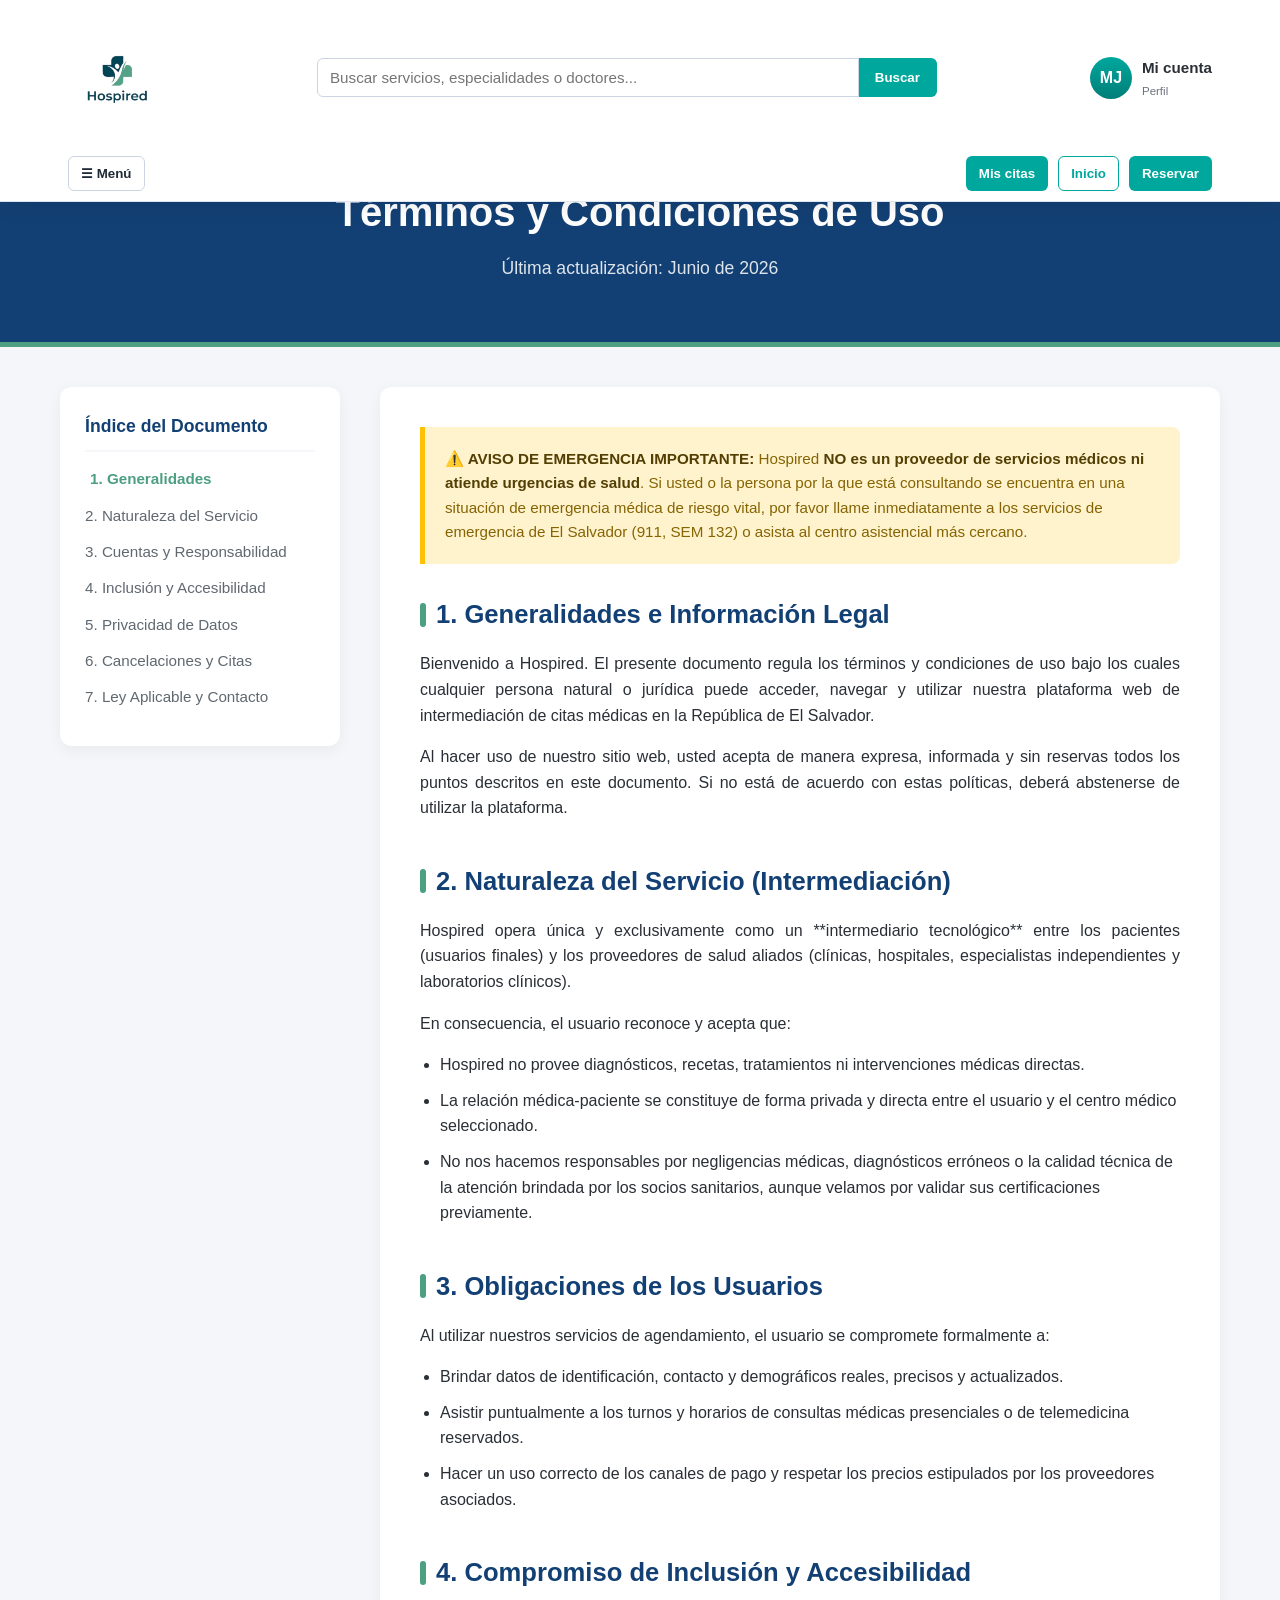
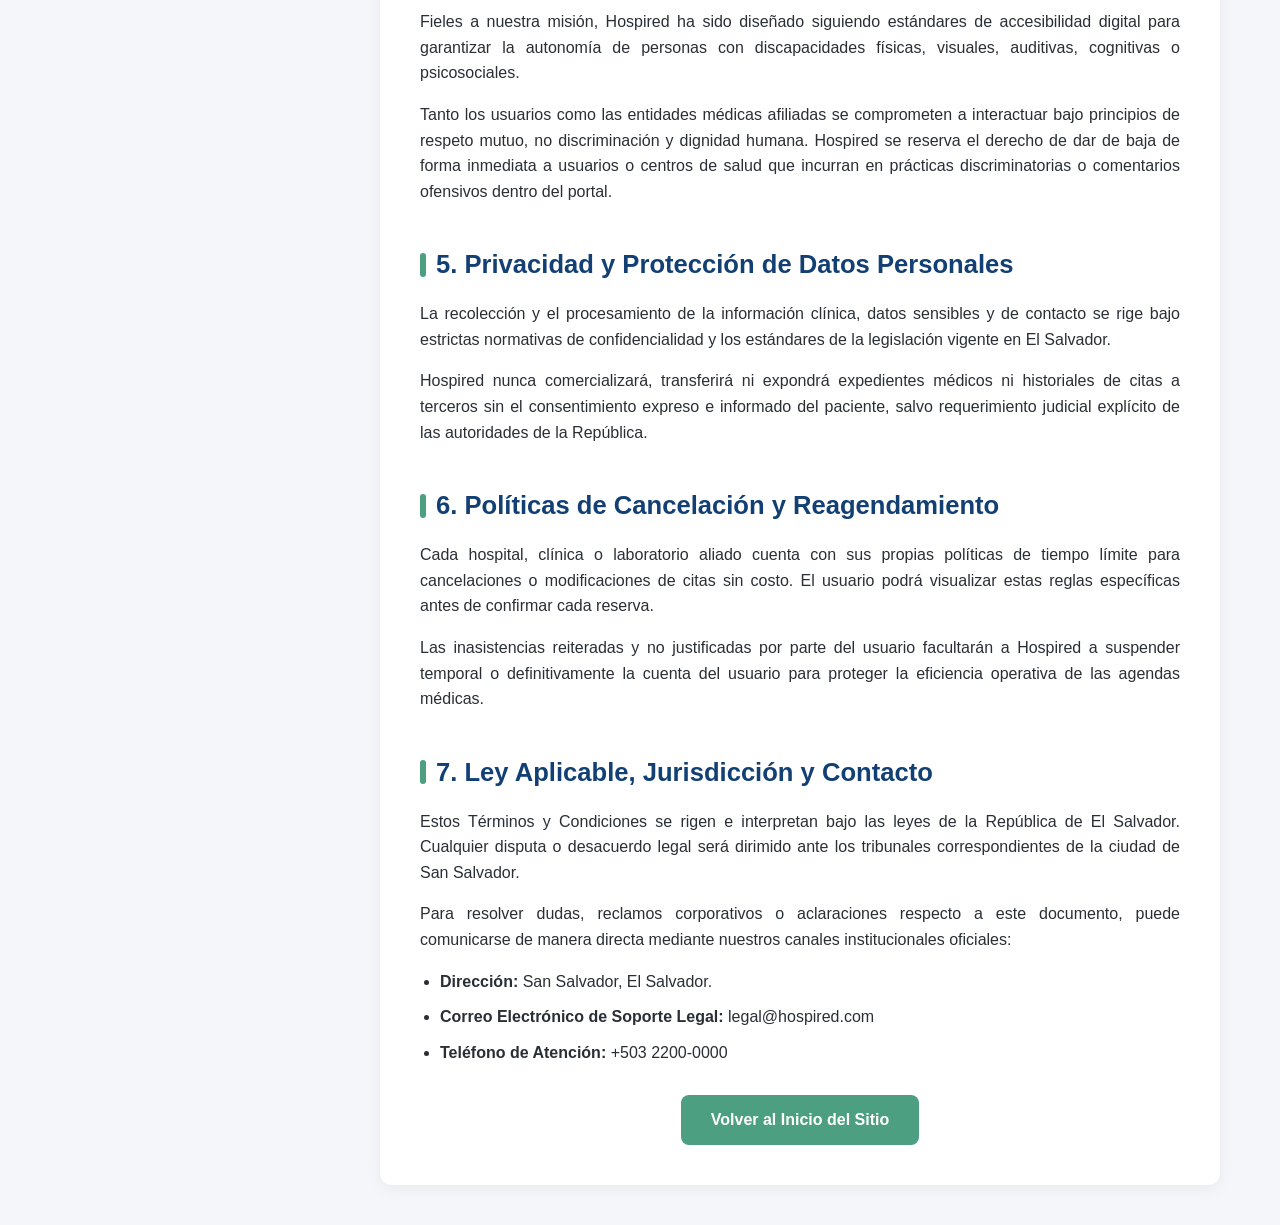
<file: terminos-condiciones.html>
<!DOCTYPE html>
<html lang="es">
<head>
  <meta charset="UTF-8">
  <meta name="viewport" content="width=device-width, initial-scale=1.0">
  <title>Términos y Condiciones - Hospired</title>
  <style>
    /* VARIABLES DE DISEÑO (Paleta Oficial Hospired) */
    :root {
      --hospired-blue-dark: #134074;   /* Azul Oscuro */
      --hospired-teal: #4C9F80;        /* Verde/Teca */
      --hospired-blue-light: #3D93C3;  /* Azul Claro */
      --hospired-white: #FFFFFF;       /* Blanco */
      --hospired-grey-light: #F4F6F9;  /* Gris Claro de Fondo */
      --text-dark: #2A2F35;            /* Texto Principal */
      --text-muted: #606870;           /* Texto Secundario */
    }

    /* ESTILOS GENERALES */
    body {
      font-family: Arial, sans-serif;
      color: var(--text-dark);
      background-color: var(--hospired-grey-light);
      margin: 0;
      padding: 0;
      padding-top:120px;
      line-height: 1.6;
    }

    /* ENCABEZADO DE LA PÁGINA */
    .terms-hero {
      background-color: var(--hospired-blue-dark);
      color: var(--hospired-white);
      padding: 60px 20px;
      text-align: center;
      border-bottom: 5px solid var(--hospired-teal);
    }

    .terms-hero h1 {
      margin: 0;
      font-size: 2.5rem;
      font-weight: bold;
    }

    .terms-hero p {
      margin: 10px 0 0 0;
      font-size: 1.1rem;
      color: var(--hospired-grey-light);
      opacity: 0.9;
    }

    /* ESTRUCTURA PRINCIPAL (LAYOUT DOS COLUMNAS) */
    .terms-container {
      max-width: 1200px;
      margin: 40px auto;
      padding: 0 20px;
      display: grid;
      grid-template-columns: 280px 1fr;
      gap: 40px;
      align-items: start;
    }

    /* ÍNDICE INTERACTIVO LATERAL (STICKY) */
    .terms-sidebar {
      background-color: var(--hospired-white);
      padding: 25px;
      border-radius: 12px;
      box-shadow: 0 4px 15px rgba(0,0,0,0.05);
      position: sticky;
      top: 20px;
    }

    .terms-sidebar h3 {
      margin-top: 0;
      color: var(--hospired-blue-dark);
      font-size: 1.1rem;
      border-bottom: 2px solid var(--hospired-grey-light);
      padding-bottom: 10px;
      margin-bottom: 15px;
    }

    .terms-nav {
      list-style: none;
      padding: 0;
      margin: 0;
    }

    .terms-nav li {
      margin-bottom: 12px;
    }

    .terms-nav a {
      color: var(--text-muted);
      text-decoration: none;
      font-size: 0.95rem;
      display: block;
      transition: all 0.2s ease;
      padding-left: 0;
    }

    .terms-nav a:hover, .terms-nav a.active {
      color: var(--hospired-teal);
      font-weight: bold;
      padding-left: 5px;
    }

    /* CUERPO DEL CONTENIDO LEGAL */
    .terms-content {
      background-color: var(--hospired-white);
      padding: 40px;
      border-radius: 12px;
      box-shadow: 0 4px 15px rgba(0,0,0,0.05);
    }

    .terms-section {
      margin-bottom: 40px;
      scroll-margin-top: 30px; /* Margen para el anclaje del menú sticky */
    }

    .terms-section:last-child {
      margin-bottom: 0;
    }

    .terms-section h2 {
      color: var(--hospired-blue-dark);
      font-size: 1.6rem;
      margin-top: 0;
      margin-bottom: 15px;
      display: flex;
      align-items: center;
      gap: 10px;
    }

    .terms-section h2::before {
      content: "";
      display: inline-block;
      width: 6px;
      height: 24px;
      background-color: var(--hospired-teal);
      border-radius: 3px;
    }

    .terms-content p {
      margin-bottom: 15px;
      color: var(--text-dark);
      text-align: justify;
    }

    .terms-content ul {
      padding-left: 20px;
      margin-bottom: 20px;
    }

    .terms-content li {
      margin-bottom: 10px;
    }

    /* BLOQUE DE ALERTA INTERACTIVO (IMPORTANTE) */
    .legal-alert {
      background-color: #FFF3CD;
      border-left: 5px solid #FFC107;
      color: #856404;
      padding: 20px;
      border-radius: 0 8px 8px 0;
      margin-bottom: 30px;
      font-size: 0.95rem;
    }

    .legal-alert strong {
      color: #533f03;
    }

    /* BOTÓN VOLVER AL INICIO */
    .btn-back-container {
      margin-top: 30px;
      text-align: center;
    }

    .btn-back {
      display: inline-block;
      background-color: var(--hospired-teal);
      color: var(--hospired-white);
      text-decoration: none;
      padding: 12px 30px;
      font-weight: bold;
      border-radius: 8px;
      transition: background-color 0.3s;
    }

    .btn-back:hover {
      background-color: #3b8468;
    }

    /* DISEÑO RESPONSIVO */
    @media (max-width: 992px) {
      .terms-container {
        grid-template-columns: 1fr;
        margin: 20px auto;
      }
      .terms-sidebar {
        position: relative;
        top: 0;
      }
      .terms-nav {
        display: grid;
        grid-template-columns: repeat(auto-fill, minmax(200px, 1fr));
        gap: 10px;
      }
      .terms-nav li { margin-bottom: 0; }
      .terms-content { padding: 25px; }
    }
    

      :root {
            --color-primary:  #00A79D; 
            --color-primary-dark:  #007F78; 
            --color-border: #dfe5ef;
            --color-surface: #ffffff;
            --color-text: #1f2937;
            --color-muted: #6b7280;
            --shadow: 0 6px 18px rgba(15, 23, 42, 0.08);
        }

        * { box-sizing: border-box; }

        /* Inicio del diseño del menu */

        .site-header {
            background: var(--color-surface);
            border-bottom: 1px solid var(--color-border);
            box-shadow: var(--shadow);
            min-height: 88px;
            position: fixed;
            top: 0;
            left: 0;
            right: 0;
            z-index: 1000;
        }

        .menu-shell {
            max-width: 1180px;
            margin: 0 auto;
            padding: 10px 18px;
            display: flex;
            flex-direction: column;
            gap: 10px;
        }

        .top-row {
            display: grid;
            grid-template-columns: auto minmax(240px, 1fr) auto;
            align-items: center;
            gap: 16px;
        }

        .brand {
            display: inline-flex;
            align-items: center;
            text-decoration: none;
        }

        .brand img {
            display: block;
            width: 96px;
            height: auto;
            object-fit: contain;
        }

        .search-wrap {
            display: flex;
            justify-self: center;
            width: 100%;
            max-width: 620px;
            min-width: 0;
        }

        .search-form {
            display: flex;
            width: 100%;
            min-width: 0;
        }

        .search-form input[type="search"] {
            flex: 1 1 auto;
            min-width: 0;
            padding: 10px 12px;
            border: 1px solid #cbd5e1;
            border-radius: 6px 0 0 6px;
            font-size: 0.95rem;
            color: var(--color-text);
        }

        .search-form button {
            padding: 10px 16px;
            border: 1px solid #00A79D;
            border-left: none;
            border-radius: 0 6px 6px 0;
            background: #00A79D;
            color: #fff;
            cursor: pointer;
            font-weight: 700;
            white-space: nowrap;
        }

        .search-form button:hover {
            background: #007F78;
        }

        .profile {
            display: flex;
            align-items: center;
            gap: 10px;
            justify-self: end;
            white-space: nowrap;
        }

        .avatar {
            width: 42px;
            height: 42px;
            border-radius: 50%;
            display: flex;
            align-items: center;
            justify-content: center;
            font-weight: 700;
            color: #fff;
            background: linear-gradient(180deg, #00A79D, #007F78);
            flex-shrink: 0;
        }

        .account {
            display: flex;
            flex-direction: column;
            align-items: flex-start;
            gap: 2px;
        }

        .account .name {
            font-weight: 700;
            font-size: 0.95rem;
        }

        .account .hint {
            font-size: 0.72rem;
            color: #6b7280;
        }

        .secondary-row {
            display: flex;
            justify-content: space-between;
            align-items: center;
            gap: 12px;
        }

        .hamburger {
            position: relative;
        }

        .hamburger-button {
            display: inline-flex;
            align-items: center;
            gap: 8px;
            padding: 9px 12px;
            border-radius: 6px;
            border: 1px solid #cbd5e1;
            background: #fff;
            color: #1f2937;
            cursor: pointer;
            font-weight: 700;
        }

        .menu-panel {
            display: none;
            position: absolute;
            top: calc(100% + 8px);
            left: 0;
            min-width: 220px;
            flex-direction: column;
            background: #fff;
            border: 1px solid #dfe5ef;
            border-radius: 8px;
            box-shadow: 0 6px 18px rgba(15, 23, 42, 0.08);
            z-index: 1000;
            overflow: hidden;
        }

        .menu-panel.show {
            display: flex;
        }

        .menu-item {
            padding: 10px 12px;
            text-decoration: none;
            color: #1f2937;
            border-bottom: 1px solid #f1f5f9;
            font-size: 0.92rem;
        }

        .menu-item:last-child {
            border-bottom: none;
        }

        .menu-item:hover {
            background: #f8fafc;
        }

        .actions {
            display: flex;
            align-items: center;
            gap: 10px;
            flex-wrap: wrap;
            justify-content: flex-end;
        }

        .btn {
            padding: 9px 12px;
            border-radius: 6px;
            border: 1px solid transparent;
            background: #00A79D;
            color: #fff;
            font-weight: 700;
            cursor: pointer;
        }

        .btn.ghost {
            background: transparent;
            color: #00A79D;
            border-color: #00A79D;
        }

        .btn:hover {
            background: #007F78;
        }

        .btn.ghost:hover {
            background: #00A79D;
            color: #fff;
        }

        /* SECCION RESPONSIVE */
        @media (max-width: 768px) {
            .top-row {
                grid-template-columns: auto 1fr;
            }

            .search-wrap {
                grid-column: 1 / span 2;
                justify-self: stretch;
                order: 3;
            }

            .profile {
                justify-self: end;
            }

            .secondary-row {
                align-items: flex-start;
                flex-direction: column;
            }

            .actions {
                width: 100%;
            }
        }
  </style>
</head>
<body>

    <header class="site-header">
    <div class="menu-shell">

        <nav class="top-row">

            <a class="brand" href="#">
                <img src="Hospired.logo.png" alt="Logo Hospired">
            </a>

            <div class="search-wrap">
                <form class="search-form">
                    <input type="search" placeholder="Buscar servicios, especialidades o doctores...">
                    <button type="submit">Buscar</button>
                </form>
            </div>

            <div class="profile">
                <div class="avatar">MJ</div>

                <div class="account">
                    <span class="name">Mi cuenta</span>
                    <span class="hint">Perfil</span>
                </div>
            </div>

        </nav>

        <div class="secondary-row">

            <div class="hamburger">

                <button id="hamburgerBtn"
                        class="hamburger-button"
                        type="button">
                    ☰ Menú
                </button>

                <div id="hamburgerMenu" class="menu-panel">
                    <a class="menu-item" href="#">Laboratorios</a>
                    <a class="menu-item" href="#">Clínicas</a>
                    <a class="menu-item" href="#">Notificaciones</a>
                    <a class="menu-item" href="#">Soporte y ayuda</a>
                    <a class="menu-item" href="#">Accesibilidad</a>
                </div>

            </div>

            <div class="actions">
                <button class="btn">Mis citas</button>
                <button class="btn ghost">Inicio</button>
                <button class="btn">Reservar</button>
            </div>

        </div>

    </div>
</header>

  <div class="terms-hero">
    <h1>Términos y Condiciones de Uso</h1>
    <p>Última actualización: Junio de 2026</p>
  </div>

  <main class="terms-container">
    
    <aside class="terms-sidebar">
      <h3>Índice del Documento</h3>
      <ul class="terms-nav">
        <li><a href="#general" class="active" onclick="setActive(this)">1. Generalidades</a></li>
        <li><a href="#servicio" onclick="setActive(this)">2. Naturaleza del Servicio</a></li>
        <li><a href="#usuarios" onclick="setActive(this)">3. Cuentas y Responsabilidad</a></li>
        <li><a href="#inclusion" onclick="setActive(this)">4. Inclusión y Accesibilidad</a></li>
        <li><a href="#privacidad" onclick="setActive(this)">5. Privacidad de Datos</a></li>
        <li><a href="#cancelaciones" onclick="setActive(this)">6. Cancelaciones y Citas</a></li>
        <li><a href="#ley" onclick="setActive(this)">7. Ley Aplicable y Contacto</a></li>
      </ul>
    </aside>

    <section class="terms-content">
      
      <div class="legal-alert">
        <strong>⚠️ AVISO DE EMERGENCIA IMPORTANTE:</strong> Hospired <strong>NO es un proveedor de servicios médicos ni atiende urgencias de salud</strong>. Si usted o la persona por la que está consultando se encuentra en una situación de emergencia médica de riesgo vital, por favor llame inmediatamente a los servicios de emergencia de El Salvador (911, SEM 132) o asista al centro asistencial más cercano.
      </div>

      <div id="general" class="terms-section">
        <h2>1. Generalidades e Información Legal</h2>
        <p>Bienvenido a Hospired. El presente documento regula los términos y condiciones de uso bajo los cuales cualquier persona natural o jurídica puede acceder, navegar y utilizar nuestra plataforma web de intermediación de citas médicas en la República de El Salvador.</p>
        <p>Al hacer uso de nuestro sitio web, usted acepta de manera expresa, informada y sin reservas todos los puntos descritos en este documento. Si no está de acuerdo con estas políticas, deberá abstenerse de utilizar la plataforma.</p>
      </div>

      <div id="servicio" class="terms-section">
        <h2>2. Naturaleza del Servicio (Intermediación)</h2>
        <p>Hospired opera única y exclusivamente como un **intermediario tecnológico** entre los pacientes (usuarios finales) y los proveedores de salud aliados (clínicas, hospitales, especialistas independientes y laboratorios clínicos).</p>
        <p>En consecuencia, el usuario reconoce y acepta que:</p>
        <ul>
          <li>Hospired no provee diagnósticos, recetas, tratamientos ni intervenciones médicas directas.</li>
          <li>La relación médica-paciente se constituye de forma privada y directa entre el usuario y el centro médico seleccionado.</li>
          <li>No nos hacemos responsables por negligencias médicas, diagnósticos erróneos o la calidad técnica de la atención brindada por los socios sanitarios, aunque velamos por validar sus certificaciones previamente.</li>
        </ul>
      </div>

      <div id="usuarios" class="terms-section">
        <h2>3. Obligaciones de los Usuarios</h2>
        <p>Al utilizar nuestros servicios de agendamiento, el usuario se compromete formalmente a:</p>
        <ul>
          <li>Brindar datos de identificación, contacto y demográficos reales, precisos y actualizados.</li>
          <li>Asistir puntualmente a los turnos y horarios de consultas médicas presenciales o de telemedicina reservados.</li>
          <li>Hacer un uso correcto de los canales de pago y respetar los precios estipulados por los proveedores asociados.</li>
        </ul>
      </div>

      <div id="inclusion" class="terms-section">
        <h2>4. Compromiso de Inclusión y Accesibilidad</h2>
        <p>Fieles a nuestra misión, Hospired ha sido diseñado siguiendo estándares de accesibilidad digital para garantizar la autonomía de personas con discapacidades físicas, visuales, auditivas, cognitivas o psicosociales.</p>
        <p>Tanto los usuarios como las entidades médicas afiliadas se comprometen a interactuar bajo principios de respeto mutuo, no discriminación y dignidad humana. Hospired se reserva el derecho de dar de baja de forma inmediata a usuarios o centros de salud que incurran en prácticas discriminatorias o comentarios ofensivos dentro del portal.</p>
      </div>

      <div id="privacidad" class="terms-section">
        <h2>5. Privacidad y Protección de Datos Personales</h2>
        <p>La recolección y el procesamiento de la información clínica, datos sensibles y de contacto se rige bajo estrictas normativas de confidencialidad y los estándares de la legislación vigente en El Salvador.</p>
        <p>Hospired nunca comercializará, transferirá ni expondrá expedientes médicos ni historiales de citas a terceros sin el consentimiento expreso e informado del paciente, salvo requerimiento judicial explícito de las autoridades de la República.</p>
      </div>

      <div id="cancelaciones" class="terms-section">
        <h2>6. Políticas de Cancelación y Reagendamiento</h2>
        <p>Cada hospital, clínica o laboratorio aliado cuenta con sus propias políticas de tiempo límite para cancelaciones o modificaciones de citas sin costo. El usuario podrá visualizar estas reglas específicas antes de confirmar cada reserva.</p>
        <p>Las inasistencias reiteradas y no justificadas por parte del usuario facultarán a Hospired a suspender temporal o definitivamente la cuenta del usuario para proteger la eficiencia operativa de las agendas médicas.</p>
      </div>

      <div id="ley" class="terms-section">
        <h2>7. Ley Aplicable, Jurisdicción y Contacto</h2>
        <p>Estos Términos y Condiciones se rigen e interpretan bajo las leyes de la República de El Salvador. Cualquier disputa o desacuerdo legal será dirimido ante los tribunales correspondientes de la ciudad de San Salvador.</p>
        <p>Para resolver dudas, reclamos corporativos o aclaraciones respecto a este documento, puede comunicarse de manera directa mediante nuestros canales institucionales oficiales:</p>
        <ul>
          <li><strong>Dirección:</strong> San Salvador, El Salvador.</li>
          <li><strong>Correo Electrónico de Soporte Legal:</strong> legal@hospired.com</li>
          <li><strong>Teléfono de Atención:</strong> +503 2200-0000</li>
        </ul>

        <div class="btn-back-container">
          <a href="#" class="btn-back">Volver al Inicio del Sitio</a>
        </div>
      </div>

    </section>
  </main>

  <script>
    function setActive(element) {
      // Remueve la clase activa de todos los enlaces del índice
      const links = document.querySelectorAll('.terms-nav a');
      links.forEach(link => link.classList.remove('active'));
      
      // Agrega la clase activa únicamente al que recibió el clic
      element.classList.add('active');
    }

     const hamburgerBtn = document.getElementById('hamburgerBtn');
        const hamburgerMenu = document.getElementById('hamburgerMenu');
        const readAloudBtn = document.getElementById('readAloudBtn');
        let speechUtterance = null;

        hamburgerBtn.addEventListener('click', () => {
            const expanded = hamburgerBtn.getAttribute('aria-expanded') === 'true';
            hamburgerBtn.setAttribute('aria-expanded', String(!expanded));
            hamburgerMenu.classList.toggle('show');
        });

        document.addEventListener('click', (event) => {
            if (!hamburgerMenu.contains(event.target) && !hamburgerBtn.contains(event.target)) {
                hamburgerMenu.classList.remove('show');
                hamburgerBtn.setAttribute('aria-expanded', 'false');
            }
        });
  </script>

</body>
</html>
</file>
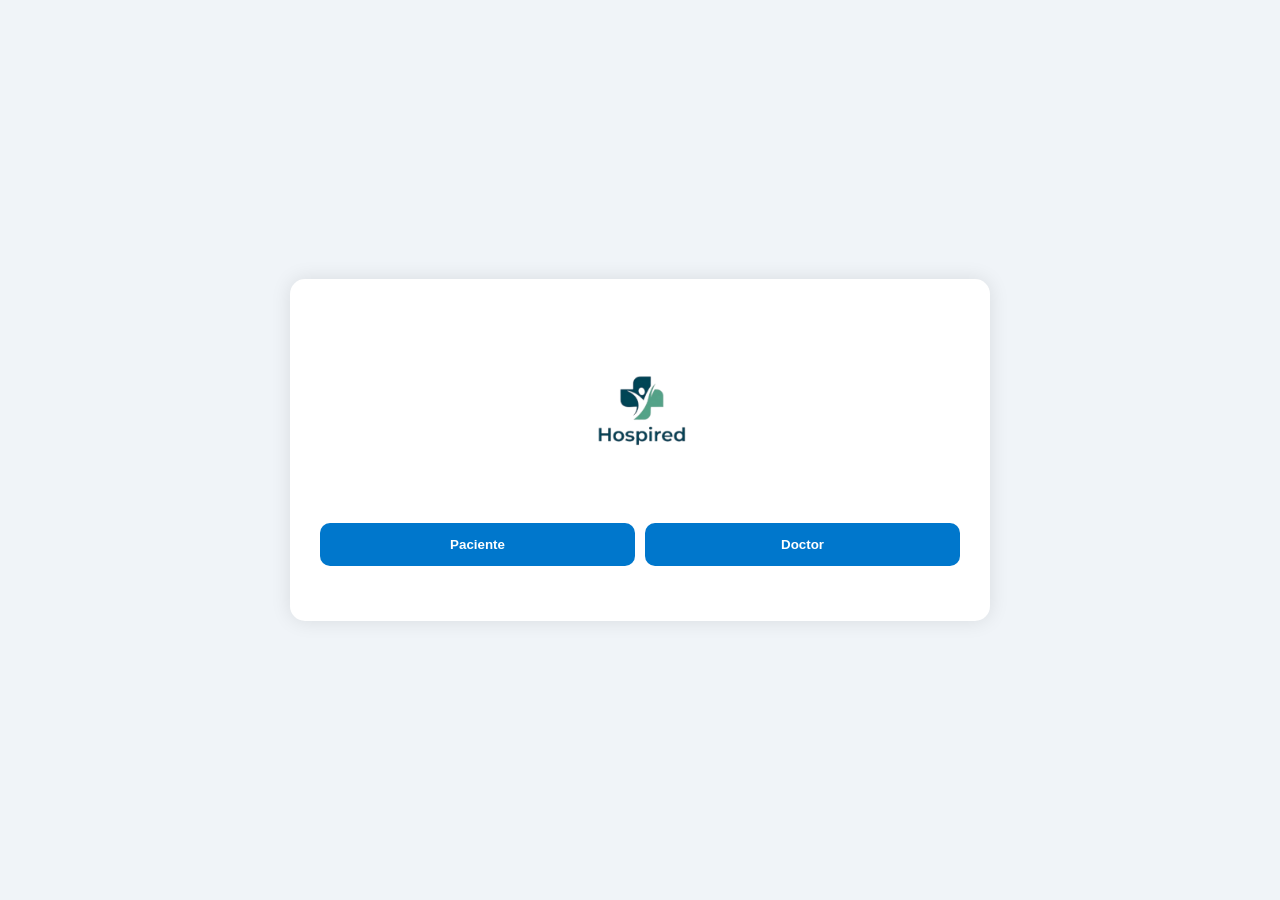
<file: Expo/login.html>
<!DOCTYPE html>
<html lang="es">
<head>
    <meta charset="UTF-8">
    <meta name="viewport" content="width=device-width, initial-scale=1.0">
    <title>Hospired Login</title>
    <link rel="stylesheet" href="style.css">
</head>
<body>

<div class="container">

    <div class="logo-container">
        <img src="Hospired-Expo/Hospired.logo.png" alt="Logo Hospired" class="logo">
    </div>

    <div class="role-selector">
        <button onclick="showForm('patient')">Paciente</button>
        <button onclick="showForm('doctor')">Doctor</button>
    </div>

    <!-- PACIENTE -->
    <form id="patientForm" class="hidden">

        <h2>Ingreso de Paciente</h2>

        <input type="text" placeholder="Nombre completo" required>

        <input type="email" placeholder="Correo electrónico" required>

        <input type="tel" placeholder="Número de teléfono">

        <input type="number" placeholder="Edad" required>

        <select required>
            <option value="">Seleccione género</option>
            <option>Masculino</option>
            <option>Femenino</option>
            <option>Otro</option>
        </select>

        <input type="text" placeholder="Tipo de sangre">

        <textarea placeholder="Alergias conocidas"></textarea>

        <textarea placeholder="Medicamentos actuales"></textarea>

        <textarea placeholder="Síntomas actuales"></textarea>

        <select id="diseaseSelect">
            <option value="">Seleccione enfermedad principal</option>

            <option value="diabetes">Diabetes</option>
            <option value="hipertension">Hipertensión</option>
            <option value="asma">Asma</option>
            <option value="cardiaca">Enfermedad Cardíaca</option>
            <option value="cancer">Cáncer</option>
            <option value="epilepsia">Epilepsia</option>
            <option value="renal">Insuficiencia Renal</option>
            <option value="obesidad">Obesidad</option>
            <option value="covid">Secuelas de COVID-19</option>
            <option value="otra">Otra</option>
        </select>

        <div id="dynamicQuestions"></div>

        <h3>Accesibilidad</h3>

        <select id="disabilitySelect">

            <option value="">
                ¿Tiene alguna discapacidad?
            </option>

            <option value="visual">
                Discapacidad Visual
            </option>

            <option value="auditiva">
                Discapacidad Auditiva
            </option>

            <option value="movilidad">
                Movilidad Reducida
            </option>

            <option value="cognitiva">
                Discapacidad Cognitiva
            </option>

            <option value="ninguna">
                Ninguna
            </option>

        </select>

        <div id="accessibilityNotice"></div>

        <button type="submit">
            Ingresar como Paciente
        </button>

    </form>

    <!-- DOCTOR -->
    <form id="doctorForm" class="hidden">

        <h2>Ingreso de Doctor</h2>

        <input type="text" placeholder="Nombre completo" required>

        <input type="email" placeholder="Correo profesional" required>

        <input type="text" placeholder="Número de licencia" required>

        <input type="text" placeholder="Hospital o Clínica">

        <input type="number" placeholder="Años de experiencia">

        <select id="specialtySelect">

            <option value="">
                Especialidad
            </option>

            <option value="cardiologia">
                Cardiología
            </option>

            <option value="neurologia">
                Neurología
            </option>

            <option value="pediatria">
                Pediatría
            </option>

            <option value="oncologia">
                Oncología
            </option>

            <option value="psiquiatria">
                Psiquiatría
            </option>

            <option value="traumatologia">
                Traumatología
            </option>

            <option value="dermatologia">
                Dermatología
            </option>

            <option value="ginecologia">
                Ginecología
            </option>

        </select>

        <select>
            <option>
                Disponibilidad
            </option>

            <option>
                Tiempo Completo
            </option>

            <option>
                Medio Tiempo
            </option>

            <option>
                Guardias
            </option>
        </select>

        <div id="doctorDynamic"></div>

        <button type="submit">
            Ingresar como Doctor
        </button>

    </form>

</div>

<script src="code.js"></script>

</body>
</html>
</file>
<file: Expo/style.css>
*{
    margin:0;
    padding:0;
    box-sizing:border-box;
}

body{
    font-family:Arial, sans-serif;
    background:#f0f4f8;
    display:flex;
    justify-content:center;
    align-items:center;
    min-height:100vh;
    padding:30px;
}

.container{
    background:white;
    width:100%;
    max-width:700px;
    padding:30px;
    border-radius:15px;
    box-shadow:0 0 20px rgba(0,0,0,.1);
}

h1{
    text-align:center;
    color:#0077cc;
    margin-bottom:10px;
}

.subtitle{
    text-align:center;
    margin-bottom:25px;
    color:#555;
}

.role-selector{
    display:flex;
    gap:10px;
    margin-bottom:25px;
}

.role-selector button{
    flex:1;
    padding:14px;
    border:none;
    background:#0077cc;
    color:white;
    border-radius:10px;
    cursor:pointer;
    font-weight:bold;
}

.role-selector button:hover{
    transform:scale(1.03);
    transition:.3s;
}

form{
    display:flex;
    flex-direction:column;
    gap:15px;
}

input,
select,
textarea{
    padding:12px;
    border-radius:8px;
    border:1px solid #ccc;
    font-size:15px;
}

textarea{
    resize:none;
    min-height:80px;
}

input:focus,
select:focus,
textarea:focus{
    outline:none;
    border-color:#0077cc;
    box-shadow:0 0 8px rgba(0,119,204,.3);
}

button[type="submit"]{
    padding:14px;
    background:#28a745;
    color:white;
    border:none;
    border-radius:10px;
    cursor:pointer;
    font-size:16px;
    font-weight:bold;
}

button[type="submit"]:hover{
    background:#1f8037;
}

.hidden{
    display:none;
}

/* Accesibilidad */

.large-text{
    font-size:22px;
}

.high-contrast{
    background:black;
    color:white;
}

.high-contrast .container{
    background:#1c1c1c;
    color:white;
}

.simple-mode input,
.simple-mode select,
.simple-mode textarea,
.simple-mode button{
    min-height:60px;
    font-size:20px;
}

#accessibilityNotice{
    background:#e9f4ff;
    border-left:5px solid #0077cc;
    padding:10px;
    border-radius:8px;
    font-size:14px;
}

@media(max-width:768px){

    .role-selector{
        flex-direction:column;
    }

    .container{
        width:100%;
    }
}
.logo-container{
    display:flex;
    justify-content:center;
    margin-bottom:15px;
}

.logo{
    width:140px;
    height:auto;
    object-fit:contain;
    transition:0.3s;
}

.logo:hover{
    transform:scale(1.05);
}
</file>
